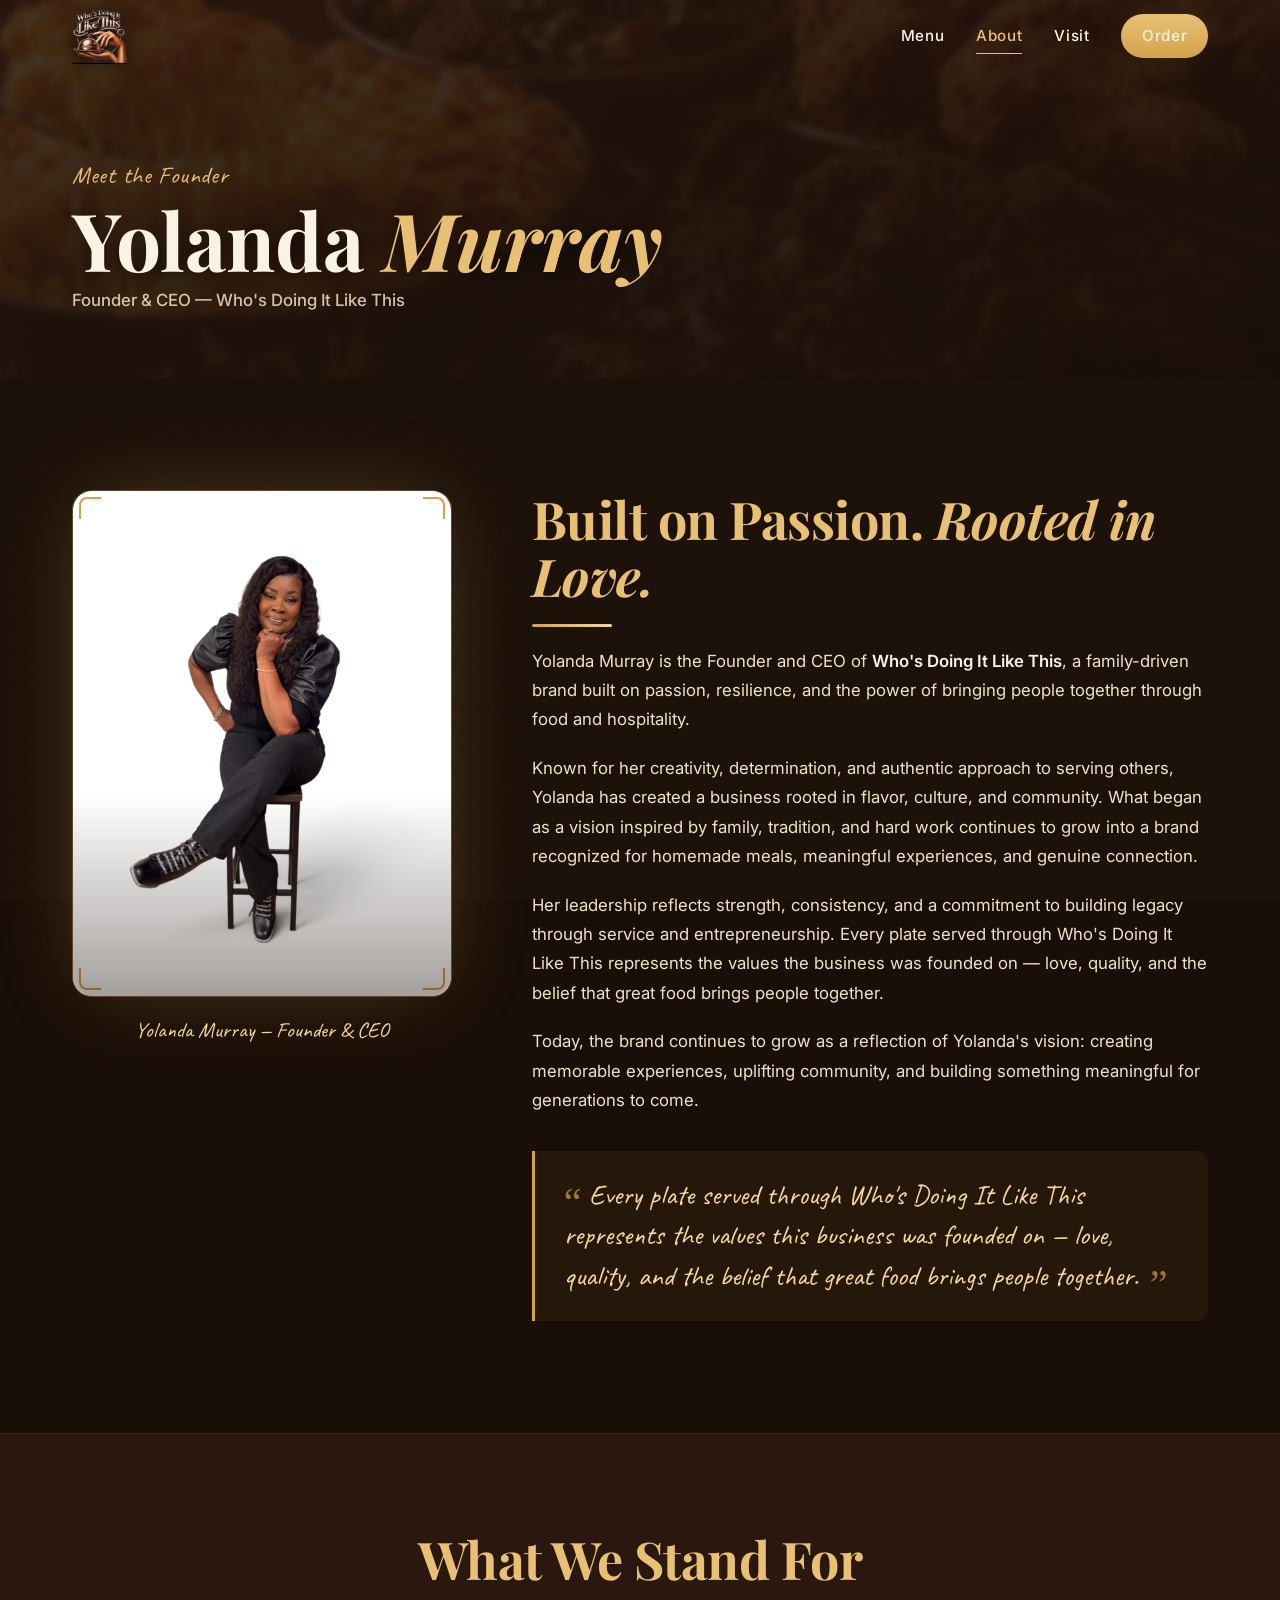
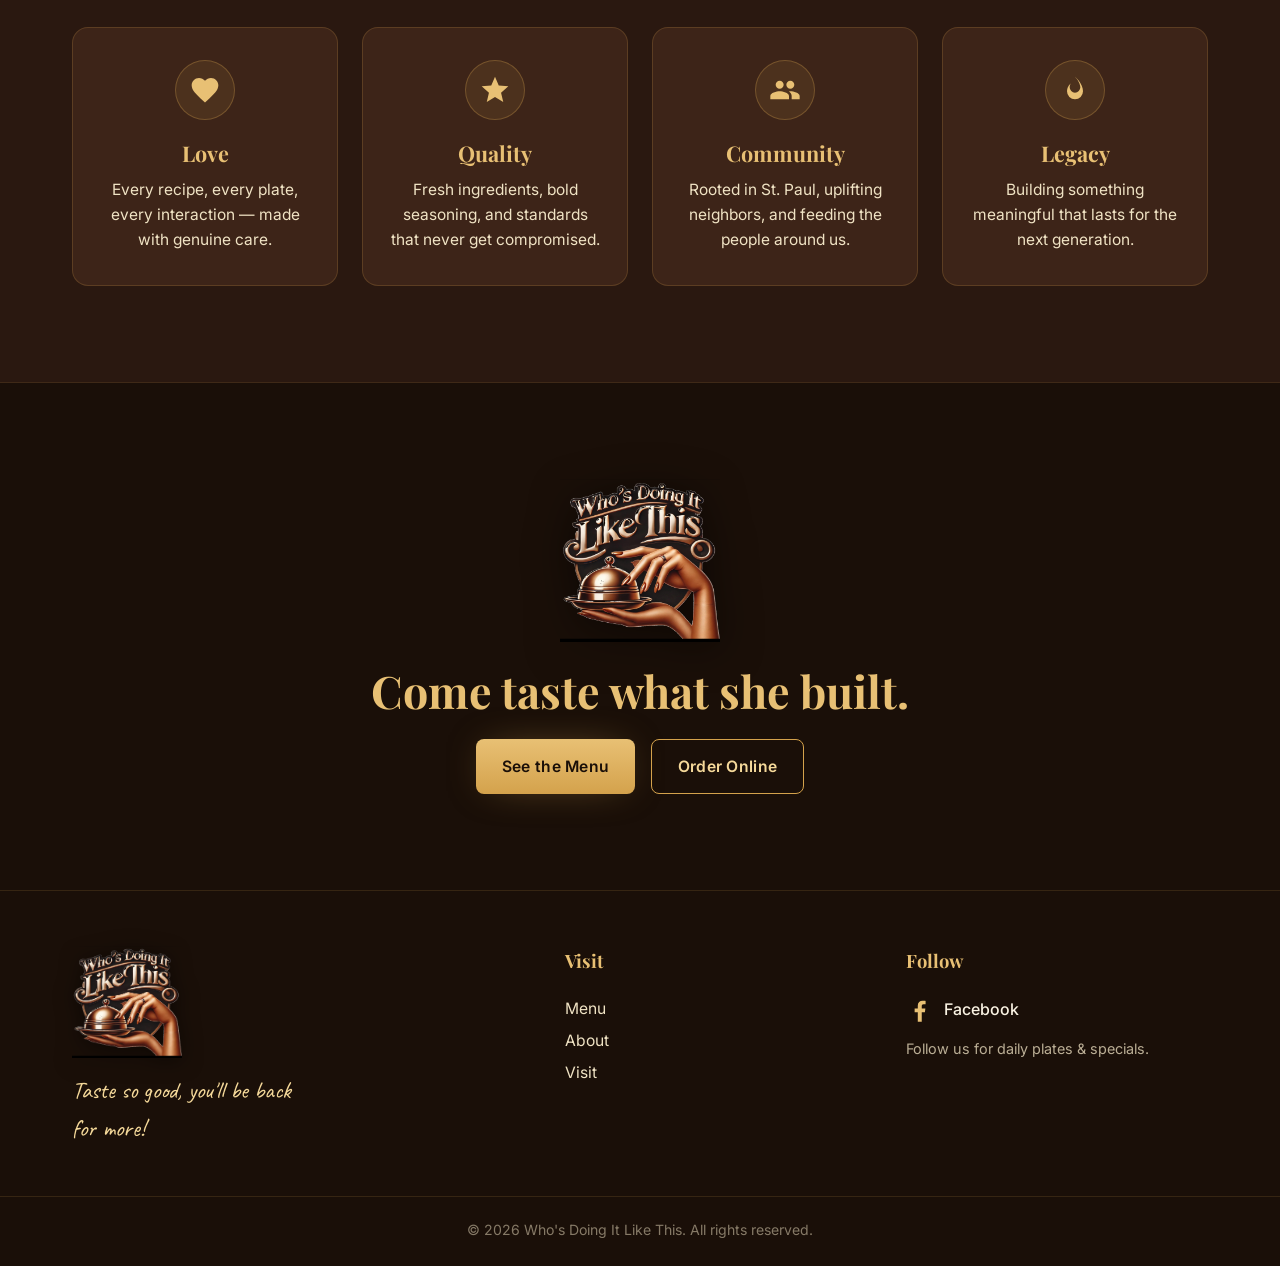
<file: about.html>
<!DOCTYPE html>
<html lang="en">
<head>
  <meta charset="UTF-8" />
  <meta name="viewport" content="width=device-width, initial-scale=1.0" />
  <title>About Yolanda Murray | Who's Doing It Like This</title>
  <meta name="description" content="Meet Yolanda Murray — Founder & CEO of Who's Doing It Like This. A family-driven brand built on passion, resilience, and bringing people together through food." />

  <meta property="og:title" content="About Yolanda Murray | Who's Doing It Like This" />
  <meta property="og:description" content="Founder, CEO, and the heart behind every plate. Meet the woman who built this brand from the ground up." />
  <meta property="og:type" content="website" />
  <meta property="og:image" content="images/og-image.jpg" />

  <link rel="icon" type="image/png" href="images/Whos%20doing%20it%20like%20this/logo_no_bg.png" />

  <link rel="preconnect" href="https://fonts.googleapis.com" />
  <link rel="preconnect" href="https://fonts.gstatic.com" crossorigin />
  <link href="https://fonts.googleapis.com/css2?family=Caveat:wght@400;700&family=Inter:wght@400;500;600&family=Playfair+Display:ital,wght@0,700;1,700&display=swap" rel="stylesheet" />

  <link rel="stylesheet" href="css/styles.css" />
  <link rel="stylesheet" href="css/about.css" />
</head>
<body>

  <!-- ============================================================
       STICKY TOP NAV
       ============================================================ -->
  <header class="site-header" id="siteHeader">
    <div class="container nav-inner">
      <a href="index.html" class="nav-logo" aria-label="Who's Doing It Like This - home">
        <img src="images/Whos%20doing%20it%20like%20this/logo_no_bg.png" alt="Who's Doing It Like This logo" />
      </a>

      <nav class="nav-links" aria-label="Primary">
        <a href="index.html#menu">Menu</a>
        <a href="about.html" class="nav-active">About</a>
        <a href="index.html#visit">Visit</a>
        <a href="https://cash.app/order/$whosdoingitlikethis" target="_blank" rel="noopener" class="btn btn-gold btn-pill nav-cta">Order</a>
      </nav>

      <button class="nav-toggle" id="navToggle" aria-expanded="false" aria-controls="mobileMenu" aria-label="Toggle menu">
        <svg viewBox="0 0 24 24" width="28" height="28" aria-hidden="true" focusable="false">
          <line x1="4" y1="7"  x2="20" y2="7"  stroke="currentColor" stroke-width="2" stroke-linecap="round"/>
          <line x1="4" y1="12" x2="20" y2="12" stroke="currentColor" stroke-width="2" stroke-linecap="round"/>
          <line x1="4" y1="17" x2="20" y2="17" stroke="currentColor" stroke-width="2" stroke-linecap="round"/>
        </svg>
      </button>
    </div>
  </header>

  <!-- Mobile full-screen menu overlay -->
  <div class="mobile-menu" id="mobileMenu" aria-hidden="true">
    <button class="mobile-menu-close" id="mobileMenuClose" aria-label="Close menu">
      <svg viewBox="0 0 24 24" width="32" height="32" aria-hidden="true" focusable="false">
        <line x1="6" y1="6" x2="18" y2="18" stroke="currentColor" stroke-width="2" stroke-linecap="round"/>
        <line x1="18" y1="6" x2="6" y2="18" stroke="currentColor" stroke-width="2" stroke-linecap="round"/>
      </svg>
    </button>
    <nav aria-label="Mobile">
      <a href="index.html#menu">Menu</a>
      <a href="about.html">About</a>
      <a href="index.html#visit">Visit</a>
      <a href="https://cash.app/order/$whosdoingitlikethis" target="_blank" rel="noopener" class="mobile-cta">Order Online</a>
    </nav>
  </div>

  <main>

    <!-- ============================================================
         ABOUT HERO BANNER
         ============================================================ -->
    <section class="about-hero" aria-labelledby="aboutHeroTitle">
      <div class="about-hero-bg" aria-hidden="true"></div>
      <div class="about-hero-overlay" aria-hidden="true"></div>
      <div class="container about-hero-content">
        <p class="about-eyebrow">Meet the Founder</p>
        <h1 id="aboutHeroTitle" class="about-hero-title">
          Yolanda <span class="italic-gold">Murray</span>
        </h1>
        <p class="about-hero-role">Founder &amp; CEO &mdash; Who's Doing It Like This</p>
      </div>
    </section>

    <!-- ============================================================
         BIO SECTION
         ============================================================ -->
    <section class="about-bio" aria-labelledby="bioTitle">
      <div class="container about-bio-grid">

        <!-- Photo column -->
        <div class="about-photo-wrap reveal">
          <div class="about-photo-frame">
            <!-- Photo: images/profpic.jpeg -->
            <img
              src="images/profpic.jpeg"
              alt="Yolanda Murray, Founder and CEO of Who's Doing It Like This"
              class="about-photo"
              onerror="this.closest('.about-photo-frame').classList.add('photo-missing')"
            />
            <span class="corner corner-tl" aria-hidden="true"></span>
            <span class="corner corner-tr" aria-hidden="true"></span>
            <span class="corner corner-bl" aria-hidden="true"></span>
            <span class="corner corner-br" aria-hidden="true"></span>
          </div>
          <p class="about-photo-caption">Yolanda Murray &mdash; Founder &amp; CEO</p>
        </div>

        <!-- Text column -->
        <div class="about-text reveal">
          <h2 id="bioTitle" class="section-title about-name-title">
            Built on Passion. <span class="italic-gold">Rooted in Love.</span>
          </h2>

          <div class="about-divider" aria-hidden="true"></div>

          <p>
            Yolanda Murray is the Founder and CEO of <strong>Who's Doing It Like This</strong>,
            a family-driven brand built on passion, resilience, and the power of bringing
            people together through food and hospitality.
          </p>

          <p>
            Known for her creativity, determination, and authentic approach to serving others,
            Yolanda has created a business rooted in flavor, culture, and community. What began
            as a vision inspired by family, tradition, and hard work continues to grow into a
            brand recognized for homemade meals, meaningful experiences, and genuine connection.
          </p>

          <p>
            Her leadership reflects strength, consistency, and a commitment to building legacy
            through service and entrepreneurship. Every plate served through Who's Doing It Like
            This represents the values the business was founded on &mdash; love, quality, and the
            belief that great food brings people together.
          </p>

          <p>
            Today, the brand continues to grow as a reflection of Yolanda's vision: creating
            memorable experiences, uplifting community, and building something meaningful for
            generations to come.
          </p>

          <blockquote class="about-quote">
            <span class="about-quote-mark" aria-hidden="true">&ldquo;</span>
            Every plate served through Who's Doing It Like This represents the values
            this business was founded on &mdash; love, quality, and the belief that
            great food brings people together.
            <span class="about-quote-mark about-quote-mark--close" aria-hidden="true">&rdquo;</span>
          </blockquote>
        </div>

      </div>
    </section>

    <!-- ============================================================
         VALUES BAND
         ============================================================ -->
    <section class="about-values" aria-labelledby="valuesTitle">
      <div class="container">
        <h2 id="valuesTitle" class="section-title centered reveal">What We Stand For</h2>
        <div class="values-grid">

          <div class="value-card reveal" style="--i: 0;">
            <div class="value-icon" aria-hidden="true">
              <!-- Heart -->
              <svg viewBox="0 0 24 24" width="32" height="32"><path fill="currentColor" d="M12 21.35l-1.45-1.32C5.4 15.36 2 12.28 2 8.5 2 5.42 4.42 3 7.5 3c1.74 0 3.41.81 4.5 2.09C13.09 3.81 14.76 3 16.5 3 19.58 3 22 5.42 22 8.5c0 3.78-3.4 6.86-8.55 11.54L12 21.35z"/></svg>
            </div>
            <h3>Love</h3>
            <p>Every recipe, every plate, every interaction — made with genuine care.</p>
          </div>

          <div class="value-card reveal" style="--i: 1;">
            <div class="value-icon" aria-hidden="true">
              <!-- Star / Quality -->
              <svg viewBox="0 0 24 24" width="32" height="32"><path fill="currentColor" d="M12 17.27L18.18 21l-1.64-7.03L22 9.24l-7.19-.61L12 2 9.19 8.63 2 9.24l5.46 4.73L5.82 21z"/></svg>
            </div>
            <h3>Quality</h3>
            <p>Fresh ingredients, bold seasoning, and standards that never get compromised.</p>
          </div>

          <div class="value-card reveal" style="--i: 2;">
            <div class="value-icon" aria-hidden="true">
              <!-- People / Community -->
              <svg viewBox="0 0 24 24" width="32" height="32"><path fill="currentColor" d="M16 11c1.66 0 2.99-1.34 2.99-3S17.66 5 16 5c-1.66 0-3 1.34-3 3s1.34 3 3 3zm-8 0c1.66 0 2.99-1.34 2.99-3S9.66 5 8 5C6.34 5 5 6.34 5 8s1.34 3 3 3zm0 2c-2.33 0-7 1.17-7 3.5V19h14v-2.5c0-2.33-4.67-3.5-7-3.5zm8 0c-.29 0-.62.02-.97.05 1.16.84 1.97 1.97 1.97 3.45V19h6v-2.5c0-2.33-4.67-3.5-7-3.5z"/></svg>
            </div>
            <h3>Community</h3>
            <p>Rooted in St. Paul, uplifting neighbors, and feeding the people around us.</p>
          </div>

          <div class="value-card reveal" style="--i: 3;">
            <div class="value-icon" aria-hidden="true">
              <!-- Legacy / Torch -->
              <svg viewBox="0 0 24 24" width="32" height="32"><path fill="currentColor" d="M12 2s4 4 4 8a4 4 0 1 1-8 0c0-2 1-3 1-3s-3 2-3 6a6 6 0 0 0 12 0c0-6-6-11-6-11z"/></svg>
            </div>
            <h3>Legacy</h3>
            <p>Building something meaningful that lasts for the next generation.</p>
          </div>

        </div>
      </div>
    </section>

    <!-- ============================================================
         CTA BAND — send them back to the food
         ============================================================ -->
    <section class="about-cta" aria-label="Visit or order">
      <div class="container about-cta-inner reveal">
        <img class="about-cta-logo" src="images/Whos%20doing%20it%20like%20this/logo_no_bg.png" alt="" aria-hidden="true" />
        <h2 class="about-cta-title">Come taste what she built.</h2>
        <div class="about-cta-btns">
          <a href="index.html#menu" class="btn btn-gold">See the Menu</a>
          <a href="https://cash.app/order/$whosdoingitlikethis" target="_blank" rel="noopener" class="btn btn-gold-outline">Order Online</a>
        </div>
      </div>
    </section>

  </main>

  <!-- ============================================================
       FOOTER
       ============================================================ -->
  <footer class="site-footer" aria-labelledby="footerTitle">
    <h2 id="footerTitle" class="visually-hidden">Site footer</h2>
    <div class="container footer-grid">
      <div class="footer-col">
        <img class="footer-logo" src="images/Whos%20doing%20it%20like%20this/logo_no_bg.png" alt="Who's Doing It Like This logo" />
        <p class="footer-tag">Taste so good, you'll be back for more!</p>
      </div>
      <div class="footer-col">
        <h3 class="footer-heading">Visit</h3>
        <ul class="footer-links">
          <li><a href="index.html#menu">Menu</a></li>
          <li><a href="about.html">About</a></li>
          <li><a href="index.html#visit">Visit</a></li>
        </ul>
      </div>
      <div class="footer-col">
        <h3 class="footer-heading">Follow</h3>
        <a class="footer-social" href="https://www.facebook.com/whosdoingitlikethis" target="_blank" rel="noopener" aria-label="Follow us on Facebook">
          <svg viewBox="0 0 24 24" width="28" height="28" aria-hidden="true"><path fill="currentColor" d="M13.5 22v-8h2.7l.4-3.2h-3.1V8.7c0-.9.3-1.6 1.6-1.6h1.7V4.2c-.3 0-1.3-.1-2.5-.1-2.5 0-4.2 1.5-4.2 4.3v2.4H7.4V14h2.7v8h3.4z"/></svg>
          <span>Facebook</span>
        </a>
        <p class="footer-note">Follow us for daily plates &amp; specials.</p>
      </div>
    </div>
    <div class="footer-bottom">
      <p>&copy; <span id="year">2025</span> Who's Doing It Like This. All rights reserved.</p>
    </div>
  </footer>

  <script src="js/script.js"></script>
</body>
</html>
</file>
<file: css/styles.css>
/* ============================================================
   WHO'S DOING IT LIKE THIS  --  styles.css
   Cast iron, gold foil, hand-painted juke joint signage.
   ============================================================ */

/* ---------- 1. Tokens ---------- */
:root {
  /* Deep, rich base -- like cast iron and stewed gravy */
  --cocoa-950: #1a0f08;
  --cocoa-900: #2a1810;
  --cocoa-800: #3d2418;
  --cocoa-700: #5c3a26;

  /* Warm gold -- the "Sunday best" accent */
  --gold-600: #a87a2e;
  --gold-500: #d4a24c;
  --gold-400: #e8c074;
  --gold-300: #f5d99a;

  /* Cream -- worn paper */
  --cream-50:  #faf3e3;
  --cream-100: #f0e3c4;

  /* Herb green -- nods to the fresh-herb story */
  --herb-600: #4a6b3a;
  --herb-500: #6b8e4e;
  --herb-400: #8aab6e;

  /* Paprika/sauce red -- accents, hovers */
  --paprika-600: #a8331f;
  --paprika-500: #c44a2e;

  /* Type */
  --font-display: 'Playfair Display', Georgia, serif;
  --font-body:    'Inter', system-ui, sans-serif;
  --font-hand:    'Caveat', cursive;

  /* Layout */
  --container-max: 1200px;
  --gutter: clamp(1rem, 4vw, 2rem);
  --header-h: 72px;
}

/* ---------- 2. Reset-ish ---------- */
*, *::before, *::after { box-sizing: border-box; }
html { scroll-behavior: smooth; }
body, h1, h2, h3, h4, p, ul, dl, dd, figure { margin: 0; padding: 0; }
ul { list-style: none; }
img, svg, video, iframe { display: block; max-width: 100%; }
img, video { height: auto; }
a { color: inherit; text-decoration: none; }
button { font: inherit; cursor: pointer; background: none; border: 0; color: inherit; }

/* ---------- 3. Body + paper grain ---------- */
body {
  font-family: var(--font-body);
  font-weight: 400;
  color: var(--cream-50);
  background: var(--cocoa-950);
  line-height: 1.6;
  -webkit-font-smoothing: antialiased;
  position: relative;
  overflow-x: hidden;
}

/* Subtle inline-SVG noise overlay (~0.04 opacity) -- "old paper" feel */
body::before {
  content: "";
  position: fixed;
  inset: 0;
  pointer-events: none;
  z-index: 1;
  opacity: 0.05;
  background-image: url("data:image/svg+xml;utf8,<svg xmlns='http://www.w3.org/2000/svg' width='200' height='200'><filter id='n'><feTurbulence type='fractalNoise' baseFrequency='0.85' numOctaves='2' stitchTiles='stitch'/><feColorMatrix values='0 0 0 0 0.95  0 0 0 0 0.85  0 0 0 0 0.65  0 0 0 0.6 0'/></filter><rect width='100%' height='100%' filter='url(%23n)'/></svg>");
}

main, header, footer { position: relative; z-index: 2; }

/* ---------- 4. Layout helpers ---------- */
.container {
  width: 100%;
  max-width: var(--container-max);
  margin-inline: auto;
  padding-inline: var(--gutter);
}

.visually-hidden {
  position: absolute !important;
  width: 1px; height: 1px;
  padding: 0; margin: -1px;
  overflow: hidden; clip: rect(0,0,0,0);
  white-space: nowrap; border: 0;
}

/* ---------- 5. Typography ---------- */
.section-title {
  font-family: var(--font-display);
  font-weight: 700;
  font-size: clamp(2rem, 4.5vw, 3.25rem);
  line-height: 1.1;
  color: var(--gold-400);
  letter-spacing: -0.01em;
}
.section-title.centered { text-align: center; }

.section-sub-hand {
  font-family: var(--font-hand);
  font-size: clamp(1.4rem, 2.5vw, 1.9rem);
  color: var(--cream-100);
  text-align: center;
  margin-top: 0.4rem;
}

.section-head { margin-bottom: 2.5rem; }

.italic-gold {
  font-style: italic;
  color: var(--gold-400);
}

/* ---------- 6. Buttons ---------- */
.btn {
  display: inline-flex;
  align-items: center;
  justify-content: center;
  gap: 0.5rem;
  padding: 0.85rem 1.6rem;
  font-family: var(--font-body);
  font-weight: 600;
  font-size: 0.98rem;
  letter-spacing: 0.02em;
  border-radius: 8px;
  transition: transform 0.2s ease, background 0.2s ease, color 0.2s ease, box-shadow 0.2s ease, border-color 0.2s ease;
  white-space: nowrap;
}
.btn-pill { border-radius: 999px; }

.btn-gold {
  background: linear-gradient(180deg, var(--gold-400), var(--gold-500));
  color: var(--cocoa-950);
  box-shadow: 0 0 40px -15px rgba(212, 162, 76, 0.6);
}
.btn-gold:hover {
  background: linear-gradient(180deg, var(--gold-300), var(--gold-400));
  transform: translateY(-2px);
  box-shadow: 0 0 60px -10px rgba(212, 162, 76, 0.7);
}

.btn-gold-outline {
  border: 1.5px solid var(--gold-500);
  color: var(--gold-300);
  background: transparent;
}
.btn-gold-outline:hover {
  background: rgba(212, 162, 76, 0.12);
  color: var(--gold-300);
  transform: translateY(-2px);
}

/* Focus ring on every interactive element */
a:focus-visible,
button:focus-visible,
.btn:focus-visible,
.kitchen-video:focus-visible {
  outline: 2px solid var(--gold-400);
  outline-offset: 3px;
  border-radius: 6px;
}

/* ---------- 7. Reusable divider (two gold lines + center diamond) ---------- */
.divider {
  position: relative;
  display: flex;
  align-items: center;
  justify-content: center;
  margin: 2.5rem auto;
  width: min(560px, 100%);
  height: 16px;
}
.divider::before,
.divider::after {
  content: "";
  flex: 1;
  height: 1px;
}
.divider::before {
  background: linear-gradient(90deg, transparent, var(--gold-500));
  margin-right: 14px;
}
.divider::after {
  background: linear-gradient(90deg, var(--gold-500), transparent);
  margin-left: 14px;
}
/* Center diamond -- a small rotated square stamped behind via background */
.divider {
  background: linear-gradient(45deg, transparent 45%, var(--gold-500) 45% 55%, transparent 55%) no-repeat center / 10px 10px;
}

/* ---------- 8. Sticky header ---------- */
.site-header {
  position: fixed;
  top: 0; left: 0; right: 0;
  z-index: 50;
  transition: background 0.3s ease, backdrop-filter 0.3s ease, box-shadow 0.3s ease;
  background: transparent;
}
.site-header.scrolled {
  background: rgba(26, 15, 8, 0.9);
  backdrop-filter: blur(10px);
  -webkit-backdrop-filter: blur(10px);
  box-shadow: 0 1px 0 rgba(212, 162, 76, 0.15);
}

.nav-inner {
  display: flex;
  align-items: center;
  justify-content: space-between;
  min-height: var(--header-h);
}

.nav-logo {
  display: inline-flex;
  align-items: center;
  height: 56px;
}
.nav-logo img {
  height: 56px;
  width: auto;
  object-fit: contain;
  border-radius: 0;
  border: none;
  background: transparent;
  filter: drop-shadow(0 2px 8px rgba(0, 0, 0, 0.5));
}

.nav-links {
  display: flex;
  align-items: center;
  gap: 2rem;
}
.nav-links a {
  font-weight: 500;
  font-size: 0.95rem;
  color: var(--cream-50);
  letter-spacing: 0.04em;
  position: relative;
}
.nav-links a:not(.btn)::after {
  content: "";
  position: absolute;
  left: 0; right: 0; bottom: -6px;
  height: 1px;
  background: var(--gold-400);
  transform: scaleX(0);
  transform-origin: left;
  transition: transform 0.25s ease;
}
.nav-links a:not(.btn):hover::after,
.nav-links a:not(.btn):focus-visible::after {
  transform: scaleX(1);
}
.nav-cta { padding: 0.6rem 1.3rem; font-size: 0.9rem; }

.nav-toggle {
  display: none;
  color: var(--cream-50);
  padding: 0.4rem;
}

/* Mobile nav */
@media (max-width: 820px) {
  .nav-links { display: none; }
  .nav-toggle { display: inline-flex; }
}

.mobile-menu {
  position: fixed;
  inset: 0;
  z-index: 100;
  background: var(--cocoa-950);
  display: flex;
  flex-direction: column;
  align-items: center;
  justify-content: center;
  gap: 2rem;
  opacity: 0;
  pointer-events: none;
  transition: opacity 0.25s ease;
}
.mobile-menu.open {
  opacity: 1;
  pointer-events: auto;
}
.mobile-menu nav {
  display: flex;
  flex-direction: column;
  align-items: center;
  gap: 1.5rem;
}
.mobile-menu nav a {
  font-family: var(--font-display);
  font-size: 2rem;
  color: var(--cream-50);
}
.mobile-menu nav a.mobile-cta {
  margin-top: 1rem;
  background: linear-gradient(180deg, var(--gold-400), var(--gold-500));
  color: var(--cocoa-950);
  padding: 0.75rem 1.6rem;
  border-radius: 999px;
  font-family: var(--font-body);
  font-weight: 600;
  font-size: 1.05rem;
}
.mobile-menu-close {
  position: absolute;
  top: 18px;
  right: 18px;
  color: var(--cream-50);
  padding: 0.5rem;
}

/* ---------- 9. Hero ---------- */
.hero {
  position: relative;
  min-height: 100vh;
  display: flex;
  align-items: center;
  justify-content: center;
  text-align: center;
  padding: calc(var(--header-h) + 2rem) var(--gutter) 3rem;
  overflow: hidden;
  isolation: isolate;
}

/* HERO BACKGROUND */
.hero-bg {
  position: absolute;
  inset: 0;
  z-index: -2;
  background:
    linear-gradient(135deg,
      rgba(26, 15, 8, 0.55),
      rgba(42, 24, 16, 0.45),
      rgba(26, 15, 8, 0.75)),
    url("../images/hero/hero-plate.jpg") center/cover no-repeat;
  filter: blur(1px) saturate(1.1);
  transform: scale(1.05);
}
.hero-overlay {
  position: absolute;
  inset: 0;
  z-index: -1;
  background: rgba(26, 15, 8, 0.45);
}

.hero-content {
  display: flex;
  flex-direction: column;
  align-items: center;
  gap: 1.4rem;
  animation: heroRise 0.7s ease-out both;
}

@keyframes heroRise {
  from { opacity: 0; transform: translateY(18px); }
  to   { opacity: 1; transform: translateY(0); }
}

.hero-logo {
  width: clamp(160px, 28vw, 240px);
  height: auto;
  filter: drop-shadow(0 6px 30px rgba(0,0,0,0.55));
}

.hero-title {
  font-family: var(--font-display);
  font-weight: 700;
  font-size: clamp(2.2rem, 6vw, 4.2rem);
  line-height: 1.05;
  color: var(--cream-50);
  max-width: 18ch;
  text-shadow: 0 2px 18px rgba(0,0,0,0.6);
}

.hero-sub {
  font-size: clamp(1rem, 1.6vw, 1.15rem);
  color: var(--cream-100);
  max-width: 36ch;
}

.hero-ctas {
  display: flex;
  flex-wrap: wrap;
  gap: 0.9rem;
  justify-content: center;
  margin-top: 0.5rem;
}

.hero-chevron {
  position: absolute;
  bottom: 22px;
  left: 50%;
  transform: translateX(-50%);
  color: var(--cream-50);
  opacity: 0.85;
  animation: chevronBounce 1.8s ease-in-out infinite;
}
@keyframes chevronBounce {
  0%, 100% { transform: translate(-50%, 0); }
  50%      { transform: translate(-50%, 6px); }
}

/* ---------- 10. Story ---------- */
.story {
  padding: clamp(4rem, 9vw, 7rem) 0;
}
.story-grid {
  display: grid;
  grid-template-columns: 1fr;
  gap: 3rem;
  align-items: center;
}
@media (min-width: 900px) {
  .story-grid {
    grid-template-columns: 1.1fr 0.9fr;
    gap: 5rem;
  }
}

.story-text p {
  font-size: 1.05rem;
  color: var(--cream-100);
  margin-top: 1.2rem;
  max-width: 56ch;
}
.story-text strong {
  color: var(--herb-400);
  font-weight: 600;
}

.pull-quote {
  font-family: var(--font-hand);
  font-size: clamp(1.6rem, 3vw, 2.1rem);
  color: var(--gold-300);
  margin-top: 2rem !important;
  line-height: 1.2;
}

.story-figure {
  display: flex;
  justify-content: center;
}
.story-photo-frame {
  position: relative;
  width: 100%;
  max-width: 420px;
  aspect-ratio: 4 / 5;
  border-radius: 14px;
  padding: 10px;
  background: linear-gradient(180deg, rgba(240,227,196,0.08), rgba(240,227,196,0.02));
  border: 1px solid rgba(240, 227, 196, 0.18);
  box-shadow: 0 0 60px -15px rgba(212, 162, 76, 0.25);
  overflow: hidden;
}
.story-photo {
  width: 100%;
  height: 100%;
  object-fit: cover;
  /* The source image (IMG_2457) is an iPhone Photos screenshot.
     We zoom in and shift down so the iOS chrome (status bar, toolbars)
     is cropped out and only the food is visible. */
  object-position: center 60%;
  transform: scale(1.45);
  transform-origin: center 60%;
  border-radius: 8px;
}

/* Gold corner ornaments */
.corner {
  position: absolute;
  width: 22px;
  height: 22px;
  border-color: var(--gold-500);
  border-style: solid;
  border-width: 0;
  pointer-events: none;
}
.corner-tl { top: 6px;    left: 6px;    border-top-width: 2px; border-left-width: 2px;  border-top-left-radius: 8px;  }
.corner-tr { top: 6px;    right: 6px;   border-top-width: 2px; border-right-width: 2px; border-top-right-radius: 8px; }
.corner-bl { bottom: 6px; left: 6px;    border-bottom-width: 2px; border-left-width: 2px;  border-bottom-left-radius: 8px;  }
.corner-br { bottom: 6px; right: 6px;   border-bottom-width: 2px; border-right-width: 2px; border-bottom-right-radius: 8px; }

/* ---------- 11. Menu ---------- */
.menu {
  background: linear-gradient(180deg, transparent, rgba(0,0,0,0.25), transparent);
  padding: clamp(4rem, 9vw, 7rem) 0;
}
.menu .section-head { text-align: center; margin-top: 1rem; }
.menu .section-title { text-align: center; }

.menu-grid {
  display: grid;
  grid-template-columns: repeat(auto-fit, minmax(280px, 1fr));
  gap: 1.5rem;
  margin-top: 1rem;
}

.menu-card {
  position: relative;
  background:
    linear-gradient(180deg, rgba(212, 162, 76, 0.05), transparent 40%),
    var(--cocoa-900);
  border: 1px solid rgba(168, 122, 46, 0.3);
  border-radius: 16px;
  overflow: hidden;
  display: flex;
  flex-direction: column;
  transition: transform 0.3s ease, border-color 0.3s ease, box-shadow 0.3s ease;
}

/* Chalkboard / signage icon panel ------------------------------------ */
.menu-card-icon {
  position: relative;
  aspect-ratio: 4 / 3;
  display: flex;
  align-items: center;
  justify-content: center;
  overflow: hidden;
  /* Common base wash; per-dish tones override the radial accent below. */
  background:
    radial-gradient(circle at 30% 30%, rgba(245, 217, 154, 0.12), transparent 55%),
    radial-gradient(circle at 70% 80%, rgba(212, 162, 76, 0.10), transparent 55%),
    linear-gradient(160deg, var(--cocoa-800), var(--cocoa-900));
  color: var(--gold-300);
  border-bottom: 1px solid rgba(212, 162, 76, 0.22);
}

/* Subtle hand-drawn frame inside the icon panel (gold dashed border)  */
.menu-card-icon::before {
  content: "";
  position: absolute;
  inset: 12px;
  border: 1px dashed rgba(212, 162, 76, 0.35);
  border-radius: 12px;
  pointer-events: none;
}

/* Tiny "noise" specks so the panel reads as chalkboard / textured paper */
.menu-card-icon::after {
  content: "";
  position: absolute;
  inset: 0;
  pointer-events: none;
  opacity: 0.16;
  background-image: radial-gradient(rgba(245, 217, 154, 0.7) 1px, transparent 1.2px);
  background-size: 24px 24px;
  mix-blend-mode: screen;
}

.menu-icon {
  position: relative;
  z-index: 1;
  width: clamp(130px, 62%, 210px);
  height: auto;
  aspect-ratio: 1 / 1;
  color: var(--gold-300);
  filter: drop-shadow(0 6px 14px rgba(0, 0, 0, 0.55));
  transition: transform 0.35s ease;
}

/* Per-dish color tones -- each gives the icon panel its own personality */
.icon-tone-oxtail       { background: radial-gradient(circle at 30% 30%, rgba(168, 51, 31, 0.35), transparent 60%), linear-gradient(160deg, #4a2a18, #2a1810); }
.icon-tone-turkey       { background: radial-gradient(circle at 35% 35%, rgba(168, 122, 46, 0.35), transparent 60%), linear-gradient(160deg, #5c3a20, #2a1810); }
.icon-tone-chicken      { background: radial-gradient(circle at 65% 35%, rgba(232, 192, 116, 0.30), transparent 60%), linear-gradient(160deg, #6b4424, #2a1810); }
.icon-tone-mac          { background: radial-gradient(circle at 50% 40%, rgba(245, 217, 154, 0.32), transparent 60%), linear-gradient(160deg, #7a521e, #3d2418); }
.icon-tone-greens       { background: radial-gradient(circle at 50% 60%, rgba(107, 142, 78, 0.40), transparent 60%), linear-gradient(160deg, #2e3f22, #1a0f08); }
.icon-tone-sweetpotato  { background: radial-gradient(circle at 50% 45%, rgba(196, 74, 46, 0.35), transparent 60%), linear-gradient(160deg, #6a2f18, #2a1810); }
.icon-tone-pudding      { background: radial-gradient(circle at 50% 40%, rgba(250, 243, 227, 0.20), transparent 60%), linear-gradient(160deg, #5a4424, #2a1810); }

/* Some dishes get a deeper signature color for the SVG itself */
.icon-tone-greens       .menu-icon { color: var(--herb-400); }
.icon-tone-sweetpotato  .menu-icon { color: #e88a4a; }
.icon-tone-pudding      .menu-icon { color: var(--gold-400); }

/* Card body --------------------------------------------------------- */
.menu-card-body {
  padding: 1.25rem 1.4rem 1.5rem;
  display: flex;
  flex-direction: column;
  gap: 0.55rem;
}
.menu-card-body h3 {
  font-family: var(--font-display);
  font-weight: 700;
  font-size: 1.5rem;
  color: var(--gold-400);
  line-height: 1.1;
}
.menu-card-body p {
  color: var(--cream-100);
  font-size: 0.98rem;
  margin: 0;
}

/* Handwritten tagline under the dish name */
.menu-tagline {
  font-family: var(--font-hand);
  font-size: 1.35rem;
  color: var(--gold-300);
  line-height: 1;
  margin-top: -0.2rem;
}

/* Flavor-note tag chips */
.menu-tags {
  display: flex;
  flex-wrap: wrap;
  gap: 0.4rem;
  margin: 0.1rem 0 0.2rem;
  padding: 0;
  list-style: none;
}
.menu-tags li {
  display: inline-flex;
  align-items: center;
  padding: 0.18rem 0.6rem;
  border: 1px solid rgba(212, 162, 76, 0.38);
  border-radius: 999px;
  background: rgba(212, 162, 76, 0.08);
  color: var(--cream-50);
  font-size: 0.74rem;
  font-weight: 500;
  letter-spacing: 0.04em;
  text-transform: lowercase;
}

/* Corner ribbon badges (Chef's Pick / New) -------------------------- */
.menu-badge {
  position: absolute;
  top: 14px;
  left: 14px;
  z-index: 2;
  display: inline-flex;
  align-items: center;
  gap: 0.35rem;
  padding: 0.32rem 0.7rem 0.34rem;
  border-radius: 999px;
  font-size: 0.72rem;
  font-weight: 700;
  letter-spacing: 0.08em;
  text-transform: uppercase;
  background: linear-gradient(180deg, var(--gold-300), var(--gold-500));
  color: var(--cocoa-950);
  box-shadow: 0 4px 14px -4px rgba(212, 162, 76, 0.55),
              0 0 0 1px rgba(26, 15, 8, 0.35) inset;
}
.menu-badge svg { flex-shrink: 0; }

.menu-badge--new {
  background: linear-gradient(180deg, #d65a3a, var(--paprika-600));
  color: var(--cream-50);
  box-shadow: 0 4px 14px -4px rgba(196, 74, 46, 0.6),
              0 0 0 1px rgba(26, 15, 8, 0.35) inset;
}

/* Highlight rim for featured cards */
.menu-card--featured { border-color: rgba(212, 162, 76, 0.5); }
.menu-card--new      { border-color: rgba(196, 74, 46, 0.45); }

/* Hover --------------------------------------------------------------- */
@media (hover: hover) {
  .menu-card:hover {
    transform: translateY(-4px);
    border-color: rgba(212, 162, 76, 0.6);
    box-shadow: 0 0 60px -15px rgba(212, 162, 76, 0.35);
  }
  .menu-card:hover .menu-icon {
    transform: scale(1.08) rotate(-2deg);
  }
}

/* ---------- 12. Herbs band ---------- */
.herbs {
  background: var(--cocoa-900);
  padding: clamp(3.5rem, 7vw, 5.5rem) 0;
  border-top: 1px solid rgba(212, 162, 76, 0.12);
  border-bottom: 1px solid rgba(212, 162, 76, 0.12);
}
.herbs-inner {
  text-align: center;
}
.herb-row {
  display: flex;
  flex-wrap: wrap;
  justify-content: center;
  gap: 1rem 1.6rem;
  margin: 1.8rem 0 1.5rem;
}
.herb-badge {
  display: inline-flex;
  align-items: center;
  gap: 0.45rem;
  padding: 0.4rem 1rem 0.45rem;
  border: 1px solid rgba(138, 171, 110, 0.4);
  border-radius: 999px;
  background: rgba(74, 107, 58, 0.12);
}
.herb-badge .sprig { color: var(--herb-400); }
.herb-badge span {
  font-family: var(--font-hand);
  font-size: 1.5rem;
  color: var(--cream-50);
  line-height: 1;
}
.herbs-copy {
  max-width: 56ch;
  margin: 0 auto;
  color: var(--cream-100);
  font-size: 1.02rem;
}

/* ---------- 13. Kitchen gallery -- single-slide carousel ---------- */
.kitchen {
  padding: clamp(4rem, 9vw, 7rem) 0;
}

.carousel {
  position: relative;
  margin: 0 auto;
  max-width: 480px;          /* sized for vertical phone-shot videos */
  padding: 0 56px;           /* leaves room for prev/next buttons */
}

.carousel-viewport {
  overflow: hidden;
  border-radius: 16px;
  border: 1px solid rgba(212, 162, 76, 0.25);
  box-shadow: 0 0 60px -20px rgba(212, 162, 76, 0.35);
  background: var(--cocoa-900);
}

.carousel-track {
  display: flex;
  transition: transform 0.5s cubic-bezier(0.4, 0.0, 0.2, 1);
  will-change: transform;
}

.carousel-slide {
  flex: 0 0 100%;
  min-width: 0;
  display: flex;
  align-items: center;
  justify-content: center;
  background: var(--cocoa-950);
}

.kitchen-media {
  display: block;
  width: 100%;
  aspect-ratio: 9 / 16;
  max-height: 75vh;
  object-fit: cover;
  background: var(--cocoa-900);
}

/* Hide non-current slides from assistive tech & keyboard tab order */
.carousel-slide[aria-hidden="true"] .kitchen-media {
  pointer-events: none;
}

/* Prev / next buttons */
.carousel-btn {
  position: absolute;
  top: 50%;
  transform: translateY(-50%);
  width: 44px;
  height: 44px;
  border-radius: 50%;
  display: inline-flex;
  align-items: center;
  justify-content: center;
  color: var(--cocoa-950);
  background: linear-gradient(180deg, var(--gold-400), var(--gold-500));
  border: 1px solid rgba(26, 15, 8, 0.4);
  box-shadow: 0 4px 24px -8px rgba(0, 0, 0, 0.6),
              0 0 30px -10px rgba(212, 162, 76, 0.5);
  z-index: 2;
  transition: transform 0.2s ease, background 0.2s ease, opacity 0.2s ease;
}
.carousel-btn:hover {
  background: linear-gradient(180deg, var(--gold-300), var(--gold-400));
  transform: translateY(-50%) scale(1.08);
}
.carousel-btn:active {
  transform: translateY(-50%) scale(0.96);
}
.carousel-btn[disabled] {
  opacity: 0.35;
  cursor: not-allowed;
}
.carousel-prev { left: 0; }
.carousel-next { right: 0; }

/* Dot indicators */
.carousel-dots {
  display: flex;
  justify-content: center;
  gap: 0.6rem;
  margin-top: 1.4rem;
}
.carousel-dot {
  width: 9px;
  height: 9px;
  border-radius: 50%;
  background: rgba(245, 217, 154, 0.25);
  border: 1px solid rgba(212, 162, 76, 0.45);
  padding: 0;
  cursor: pointer;
  transition: background 0.25s ease, transform 0.25s ease;
}
.carousel-dot:hover { background: rgba(245, 217, 154, 0.5); }
.carousel-dot[aria-selected="true"] {
  background: var(--gold-400);
  transform: scale(1.25);
  box-shadow: 0 0 12px rgba(212, 162, 76, 0.6);
}

/* Tighter padding on small screens so videos get more room */
@media (max-width: 520px) {
  .carousel { padding: 0 44px; }
  .carousel-btn { width: 38px; height: 38px; }
}

/* ---------- 14. Visit ---------- */
.visit {
  padding: clamp(4rem, 9vw, 7rem) 0;
  background: linear-gradient(180deg, transparent, rgba(0,0,0,0.25));
}
.visit-grid {
  display: grid;
  grid-template-columns: 1fr;
  gap: 2.5rem;
  align-items: stretch;
}
@media (min-width: 900px) {
  .visit-grid {
    grid-template-columns: 1fr 1fr;
    gap: 4rem;
  }
}

.visit-address {
  display: flex;
  align-items: flex-start;
  gap: 0.7rem;
  margin: 1.8rem 0 1.4rem;
  font-style: normal;
  font-size: 1.05rem;
  color: var(--cream-100);
  line-height: 1.55;
}
.visit-address .map-pin {
  color: var(--gold-400);
  margin-top: 2px;
  flex: 0 0 auto;
}
.visit-address strong {
  color: var(--cream-50);
  font-weight: 600;
  font-size: 1.1rem;
}
.visit-address em {
  font-style: italic;
  color: var(--cream-100);
  opacity: 0.85;
}

.hours {
  margin-top: 2rem;
  padding-top: 1.6rem;
  border-top: 1px solid rgba(212, 162, 76, 0.2);
  max-width: 360px;
}
.hours-title {
  font-family: var(--font-display);
  font-size: 1.4rem;
  color: var(--gold-400);
  margin-bottom: 0.8rem;
}
.hours dl { display: flex; flex-direction: column; gap: 0.4rem; }
.hours-row {
  display: flex;
  justify-content: space-between;
  gap: 1rem;
  font-size: 1rem;
  color: var(--cream-100);
}
.hours-row dt { color: var(--cream-50); }
.hours-row.closed dd { color: var(--paprika-500); font-style: italic; }

.visit-phone {
  display: inline-flex;
  align-items: center;
  gap: 0.5rem;
  margin-top: 1.4rem;
  color: var(--gold-300);
  font-size: 1.1rem;
  font-weight: 600;
  letter-spacing: 0.03em;
  transition: color 0.2s ease;
}
.visit-phone svg { color: var(--gold-500); flex-shrink: 0; }
.visit-phone:hover { color: var(--gold-400); }

.visit-map iframe {
  width: 100%;
  min-height: 380px;
  height: 100%;
  border: 1px solid rgba(212, 162, 76, 0.4);
  border-radius: 14px;
  box-shadow: 0 0 60px -20px rgba(212, 162, 76, 0.3);
  filter: saturate(0.85) contrast(1.05);
}

/* ---------- 15. Footer ---------- */
.site-footer {
  background: var(--cocoa-950);
  box-shadow: inset 0 1px 0 rgba(212, 162, 76, 0.15);
  padding: 3.5rem 0 1.5rem;
}
.footer-grid {
  display: grid;
  grid-template-columns: 1fr;
  gap: 2.5rem;
}
@media (min-width: 700px) {
  .footer-grid { grid-template-columns: 1.2fr 0.8fr 0.8fr; }
}
.footer-col { display: flex; flex-direction: column; gap: 0.8rem; }
.footer-logo {
  width: 110px;
  height: auto;
  border-radius: 0;
  object-fit: contain;
  border: none;
  filter: drop-shadow(0 2px 10px rgba(0, 0, 0, 0.5));
}
.footer-tag {
  font-family: var(--font-hand);
  font-size: 1.5rem;
  color: var(--gold-300);
  max-width: 22ch;
}
.footer-heading {
  font-family: var(--font-display);
  font-size: 1.15rem;
  color: var(--gold-400);
  margin-bottom: 0.5rem;
}
.footer-links { display: flex; flex-direction: column; gap: 0.4rem; }
.footer-links a { color: var(--cream-100); font-size: 0.98rem; }
.footer-links a:hover { color: var(--gold-300); }

.footer-social {
  display: inline-flex;
  align-items: center;
  gap: 0.6rem;
  color: var(--cream-50);
  font-weight: 500;
  width: max-content;
}
.footer-social svg { color: var(--gold-400); }
.footer-social:hover { color: var(--gold-300); }
.footer-note {
  color: var(--cream-100);
  opacity: 0.75;
  font-size: 0.9rem;
}

.footer-bottom {
  margin-top: 3rem;
  padding-top: 1.4rem;
  border-top: 1px solid rgba(212, 162, 76, 0.15);
  text-align: center;
}
.footer-bottom p {
  color: var(--cream-100);
  opacity: 0.5;
  font-size: 0.88rem;
}

/* ---------- 16. Reveal-on-scroll ---------- */
.reveal {
  opacity: 0;
  transform: translateY(24px);
  transition: opacity 0.6s ease, transform 0.6s ease;
  transition-delay: calc(var(--i, 0) * 0.08s);
}
.reveal.visible {
  opacity: 1;
  transform: none;
}

/* ---------- 17. Reduced motion ---------- */
@media (prefers-reduced-motion: reduce) {
  *, *::before, *::after {
    animation: none !important;
    transition: none !important;
  }
  html { scroll-behavior: auto; }
  .reveal { opacity: 1; transform: none; }
  .hero-chevron { animation: none; }
}
</file>
<file: css/about.css>
/* ============================================================
   ABOUT PAGE  --  about.css
   Extends styles.css — shared tokens/components live there.
   ============================================================ */

/* ---------- About hero banner ---------- */
.about-hero {
  position: relative;
  min-height: 42vh;
  display: flex;
  align-items: flex-end;
  padding: calc(var(--header-h) + 3rem) 0 4rem;
  isolation: isolate;
  overflow: hidden;
}

.about-hero-bg {
  position: absolute;
  inset: 0;
  z-index: -2;
  background:
    linear-gradient(160deg, rgba(61, 36, 24, 0.7), rgba(26, 15, 8, 0.92)),
    url("../images/hero/hero-plate.jpg") center / cover no-repeat;
  filter: blur(3px) saturate(0.9);
  transform: scale(1.05);
}
.about-hero-overlay {
  position: absolute;
  inset: 0;
  z-index: -1;
  background: rgba(26, 15, 8, 0.5);
}

.about-hero-content {
  animation: heroRise 0.65s ease-out both;
}

.about-eyebrow {
  font-family: var(--font-hand);
  font-size: 1.5rem;
  color: var(--gold-400);
  margin-bottom: 0.3rem;
  letter-spacing: 0.03em;
}

.about-hero-title {
  font-family: var(--font-display);
  font-weight: 700;
  font-size: clamp(2.8rem, 7vw, 5rem);
  line-height: 1.0;
  color: var(--cream-50);
  text-shadow: 0 2px 24px rgba(0, 0, 0, 0.6);
  margin-bottom: 0.5rem;
}

.about-hero-role {
  font-size: 1.05rem;
  color: var(--cream-100);
  opacity: 0.85;
  font-weight: 500;
}

/* ---------- Bio section ---------- */
.about-bio {
  padding: clamp(4rem, 9vw, 7rem) 0;
}

.about-bio-grid {
  display: grid;
  grid-template-columns: 1fr;
  gap: 3.5rem;
  align-items: start;
}

@media (min-width: 900px) {
  .about-bio-grid {
    grid-template-columns: 380px 1fr;
    gap: 5rem;
    align-items: start;
  }
}

/* Photo */
.about-photo-wrap {
  display: flex;
  flex-direction: column;
  align-items: center;
  gap: 1rem;
}

.about-photo-frame {
  position: relative;
  width: 100%;
  max-width: 380px;
  aspect-ratio: 3 / 4;
  border-radius: 20px;
  overflow: hidden;
  /* Warm cocoa background so the photo's white bg fades into the page */
  background: var(--cocoa-800);
  border: 1px solid rgba(212, 162, 76, 0.25);
  box-shadow: 0 0 80px -20px rgba(212, 162, 76, 0.35);
}

.about-photo {
  width: 100%;
  height: 100%;
  object-fit: cover;
  object-position: center top;
  display: block;
  filter: brightness(1.02) saturate(1.05);
}

/* Soft vignette — fades bottom edge only, doesn't darken the subject */
.about-photo-frame::after {
  content: "";
  position: absolute;
  inset: 0;
  background: linear-gradient(
    to bottom,
    transparent 60%,
    rgba(26, 15, 8, 0.4) 100%
  );
  pointer-events: none;
  border-radius: inherit;
}

/* Shown when profpic.jpeg hasn't been dropped in yet */
.about-photo-frame.photo-missing {
  display: flex;
  align-items: center;
  justify-content: center;
  background: radial-gradient(circle at 40% 30%, #5c3a26, #1a0f08 75%);
}
.about-photo-frame.photo-missing .about-photo {
  display: none;
}
.about-photo-frame.photo-missing::after {
  content: "Drop profpic.jpeg into\A images/Whos doing it like this/";
  font-family: var(--font-hand);
  font-size: 1.3rem;
  color: rgba(245, 217, 154, 0.5);
  text-align: center;
  white-space: pre;
  padding: 1rem;
  line-height: 1.6;
}

.about-photo-caption {
  font-family: var(--font-hand);
  font-size: 1.35rem;
  color: var(--gold-300);
  text-align: center;
}

/* Text */
.about-text p {
  font-size: 1.05rem;
  color: var(--cream-100);
  margin-top: 1.2rem;
  max-width: 62ch;
  line-height: 1.75;
}

.about-text strong {
  color: var(--cream-50);
  font-weight: 600;
}

.about-name-title {
  margin-bottom: 0;
}

.about-divider {
  width: 80px;
  height: 3px;
  background: linear-gradient(90deg, var(--gold-500), var(--gold-300));
  border-radius: 2px;
  margin: 1.25rem 0 0;
}

.about-quote {
  margin: 2.2rem 0 0;
  padding: 1.5rem 1.8rem;
  border-left: 3px solid var(--gold-500);
  background: rgba(212, 162, 76, 0.06);
  border-radius: 0 12px 12px 0;
  font-family: var(--font-hand);
  font-size: clamp(1.4rem, 2.5vw, 1.75rem);
  color: var(--gold-300);
  line-height: 1.45;
  position: relative;
}

.about-quote-mark {
  font-size: 2.5rem;
  line-height: 0;
  vertical-align: -0.3em;
  color: var(--gold-500);
  opacity: 0.7;
  font-family: Georgia, serif;
}
.about-quote-mark--close { margin-left: 0.1em; }

/* ---------- Active nav link (current page) ---------- */
.nav-active {
  color: var(--gold-400) !important;
}
.nav-active::after {
  transform: scaleX(1) !important;
  background: var(--gold-400) !important;
}

/* ---------- Values band ---------- */
.about-values {
  background: var(--cocoa-900);
  border-top: 1px solid rgba(212, 162, 76, 0.12);
  border-bottom: 1px solid rgba(212, 162, 76, 0.12);
  padding: clamp(4rem, 8vw, 6rem) 0;
}

.about-values .section-title {
  margin-bottom: 2.5rem;
}

.values-grid {
  display: grid;
  grid-template-columns: repeat(auto-fit, minmax(220px, 1fr));
  gap: 1.5rem;
}

.value-card {
  background: var(--cocoa-800);
  border: 1px solid rgba(212, 162, 76, 0.2);
  border-radius: 16px;
  padding: 2rem 1.6rem;
  text-align: center;
  transition: transform 0.3s ease, border-color 0.3s ease, box-shadow 0.3s ease;
}

@media (hover: hover) {
  .value-card:hover {
    transform: translateY(-4px);
    border-color: rgba(212, 162, 76, 0.5);
    box-shadow: 0 0 50px -15px rgba(212, 162, 76, 0.3);
  }
}

.value-icon {
  width: 60px;
  height: 60px;
  border-radius: 50%;
  background: rgba(212, 162, 76, 0.1);
  border: 1px solid rgba(212, 162, 76, 0.3);
  display: inline-flex;
  align-items: center;
  justify-content: center;
  color: var(--gold-400);
  margin-bottom: 1rem;
}

.value-card h3 {
  font-family: var(--font-display);
  font-size: 1.35rem;
  color: var(--gold-400);
  margin-bottom: 0.5rem;
}

.value-card p {
  color: var(--cream-100);
  font-size: 0.97rem;
  line-height: 1.6;
}

/* ---------- CTA band ---------- */
.about-cta {
  padding: clamp(4rem, 9vw, 6rem) 0;
  text-align: center;
}

.about-cta-inner {
  display: flex;
  flex-direction: column;
  align-items: center;
  gap: 1.5rem;
}

.about-cta-logo {
  width: clamp(100px, 20vw, 160px);
  height: auto;
  filter: drop-shadow(0 4px 20px rgba(0, 0, 0, 0.5));
}

.about-cta-title {
  font-family: var(--font-display);
  font-size: clamp(1.8rem, 4vw, 2.8rem);
  color: var(--gold-400);
  line-height: 1.1;
}

.about-cta-btns {
  display: flex;
  flex-wrap: wrap;
  gap: 1rem;
  justify-content: center;
}
</file>
